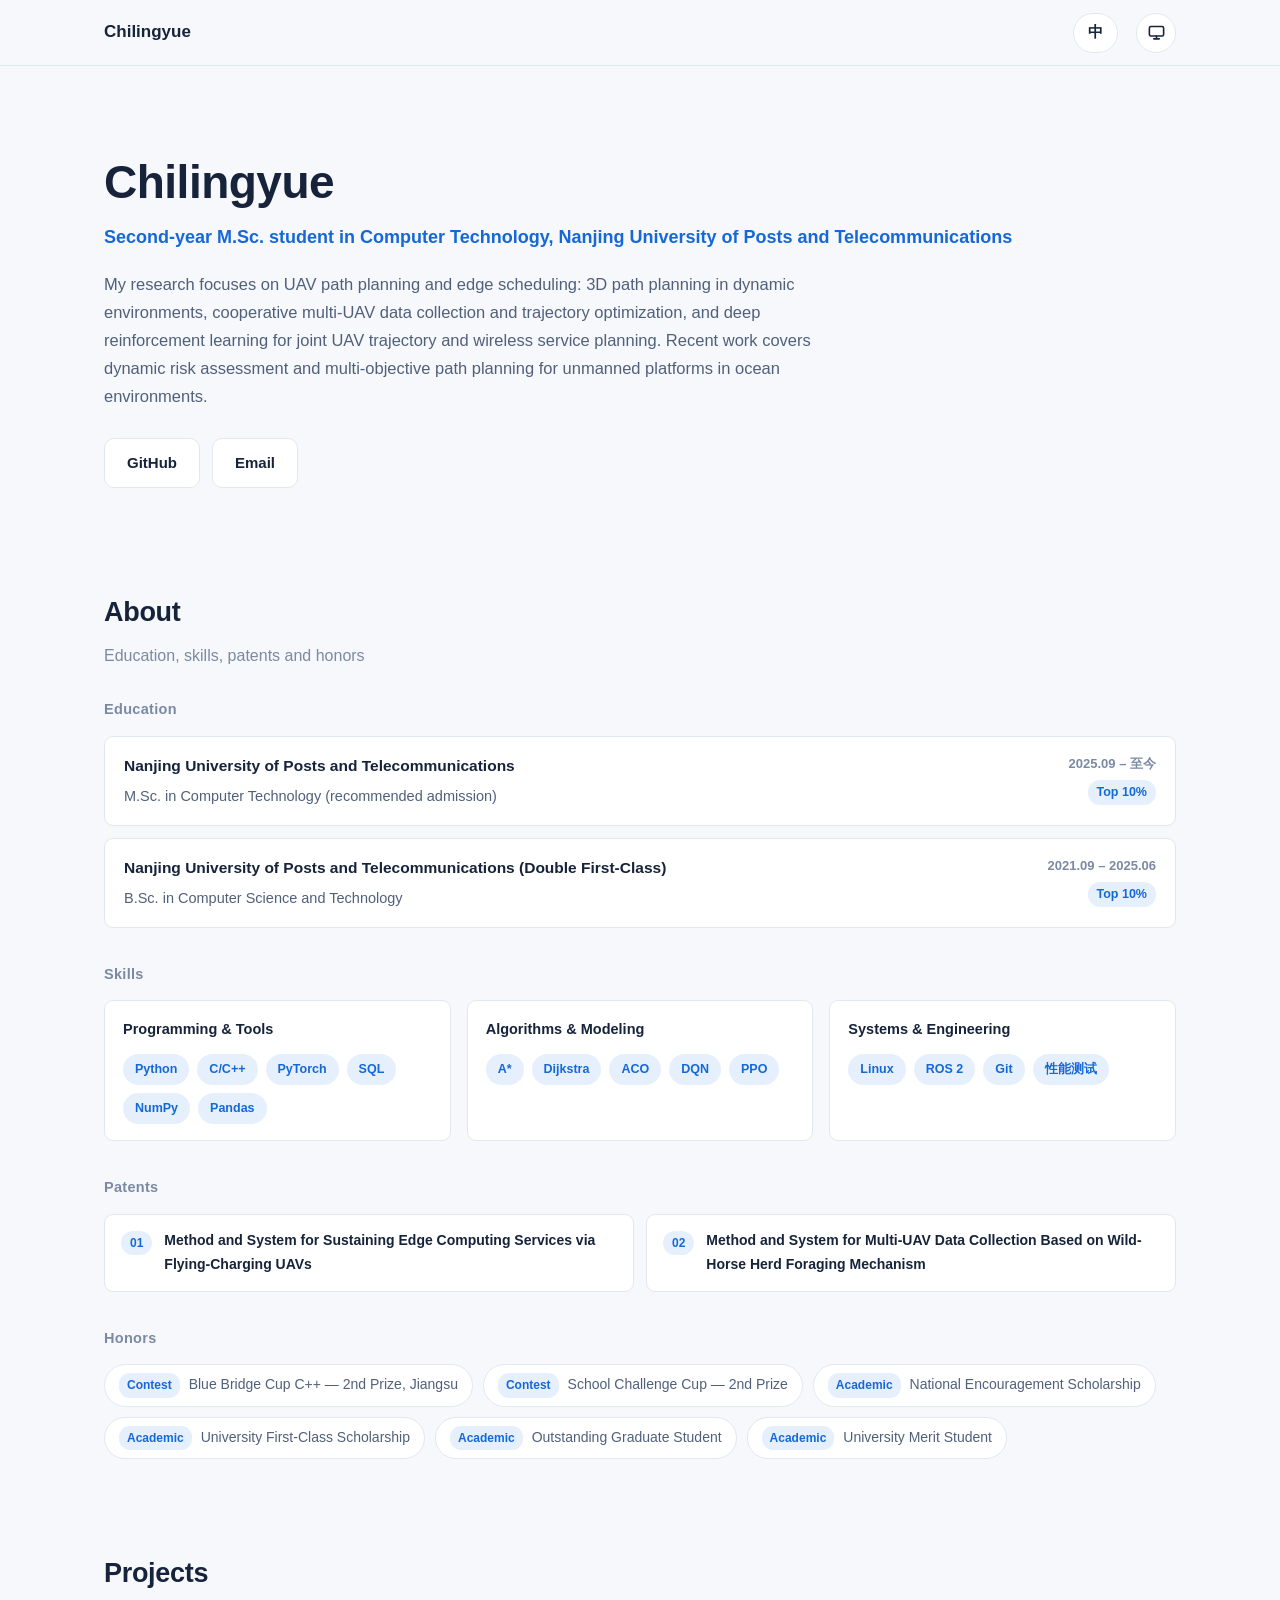
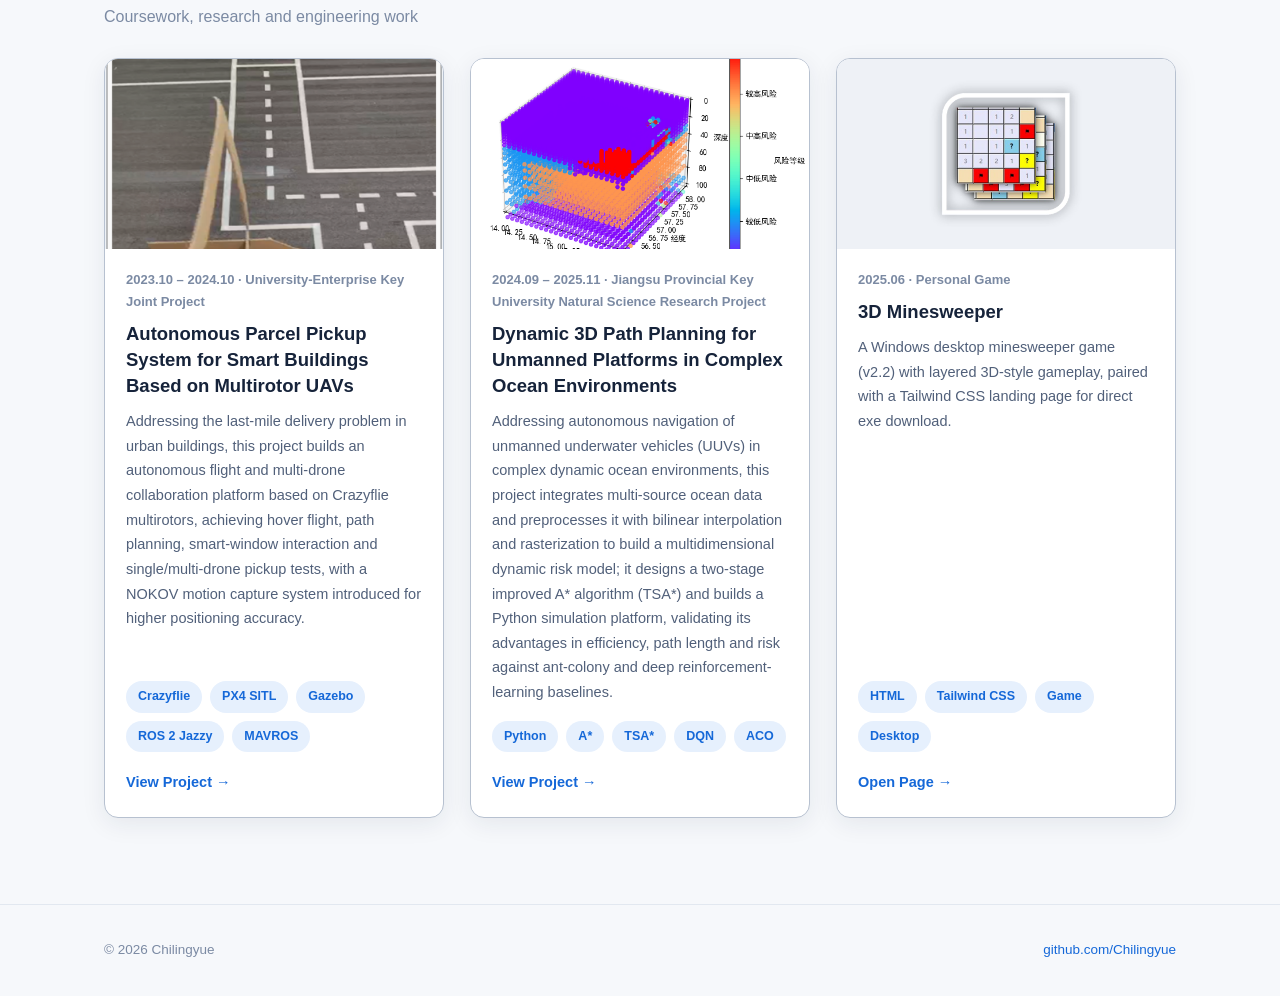
<file: index.html>
<!DOCTYPE html>
<html lang="zh-CN">
<head>
  <meta charset="UTF-8" />
  <meta name="viewport" content="width=device-width, initial-scale=1.0" />
  <title>Chilingyue · Portfolio</title>
  <meta
    name="description"
    content="池凌越的个人作品集：南京邮电大学计算机技术硕士在读，研究方向为无人机路径规划与边缘调度。Personal portfolio of Chilingyue — UAV path planning and edge scheduling."
  />
  <link rel="icon" type="image/svg+xml" href="assets/img/favicon.svg" />
  <link rel="stylesheet" href="assets/css/style.css?v=20261118-2" />
</head>
<body>
  <div id="app"></div>
  <script src="data/projects.js?v=20261118-2"></script>
  <script src="assets/js/main.js?v=20261118-2"></script>
</body>
</html>
</file>
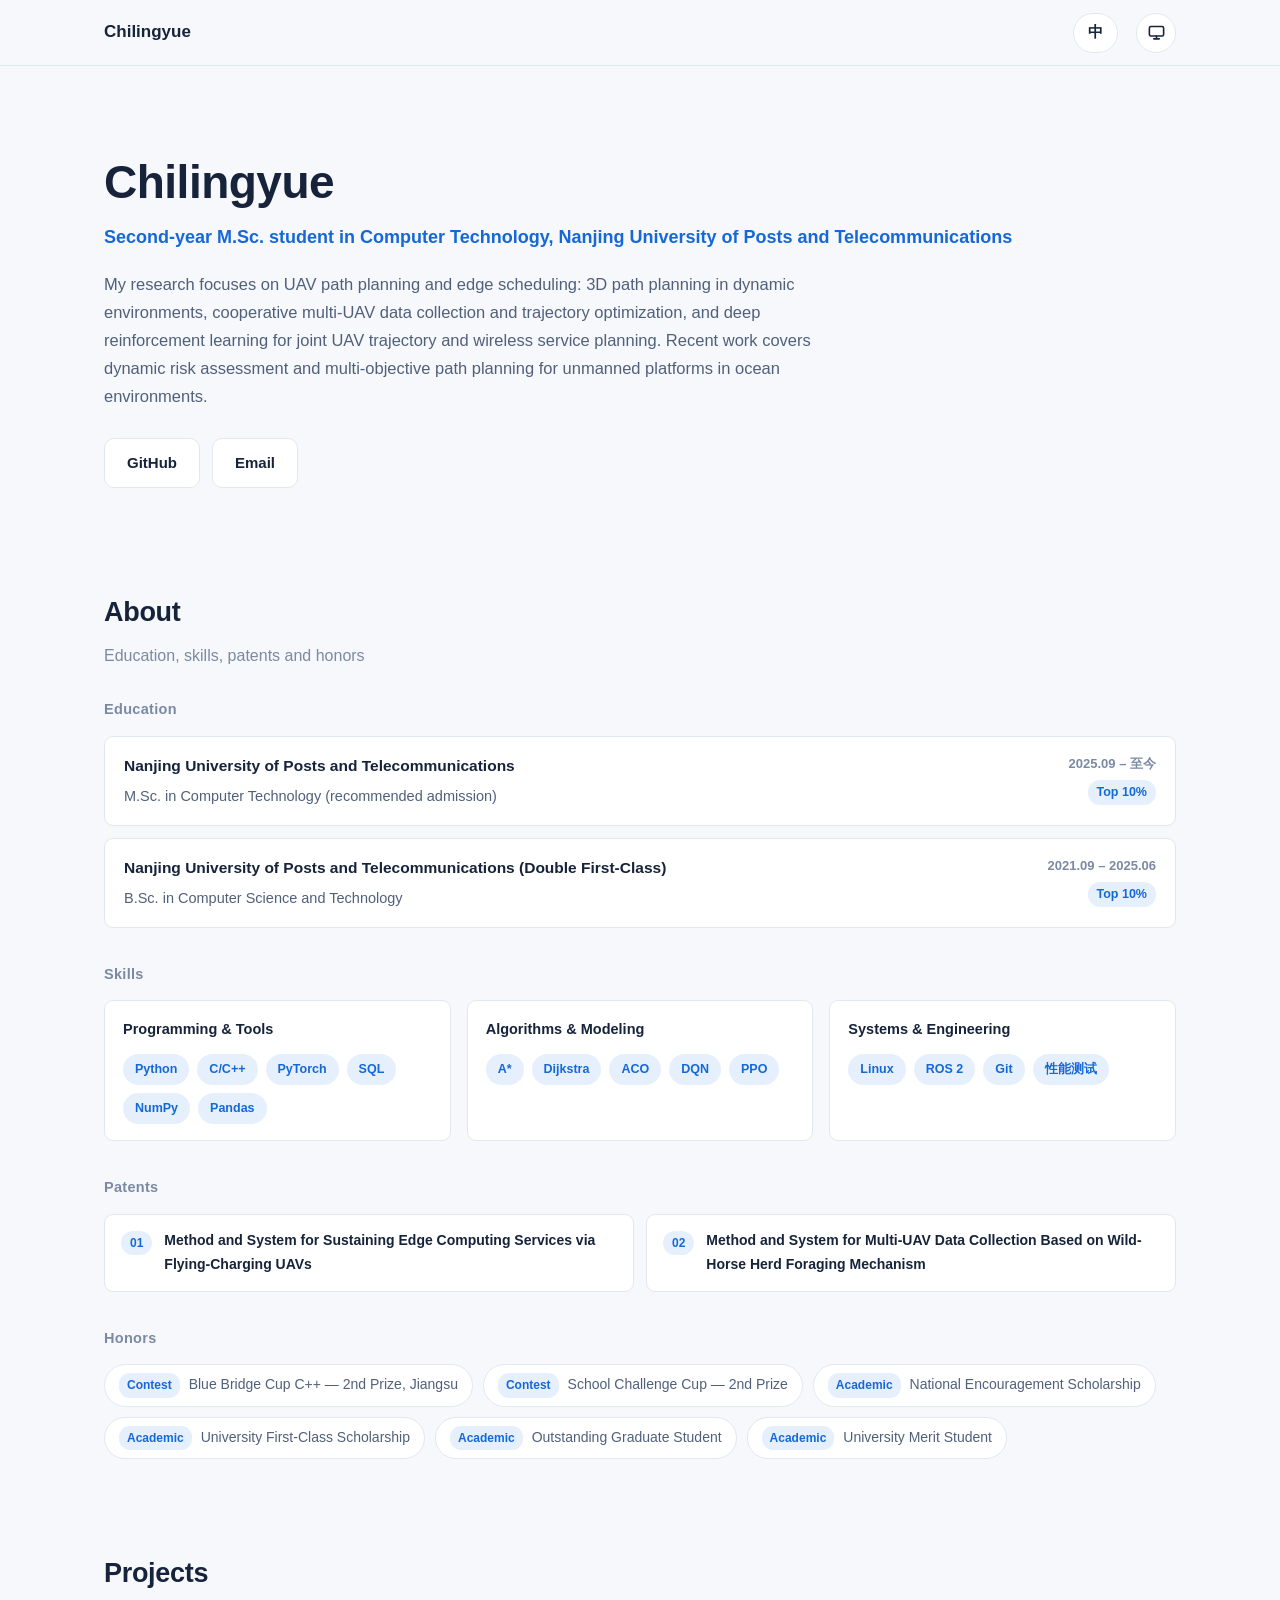
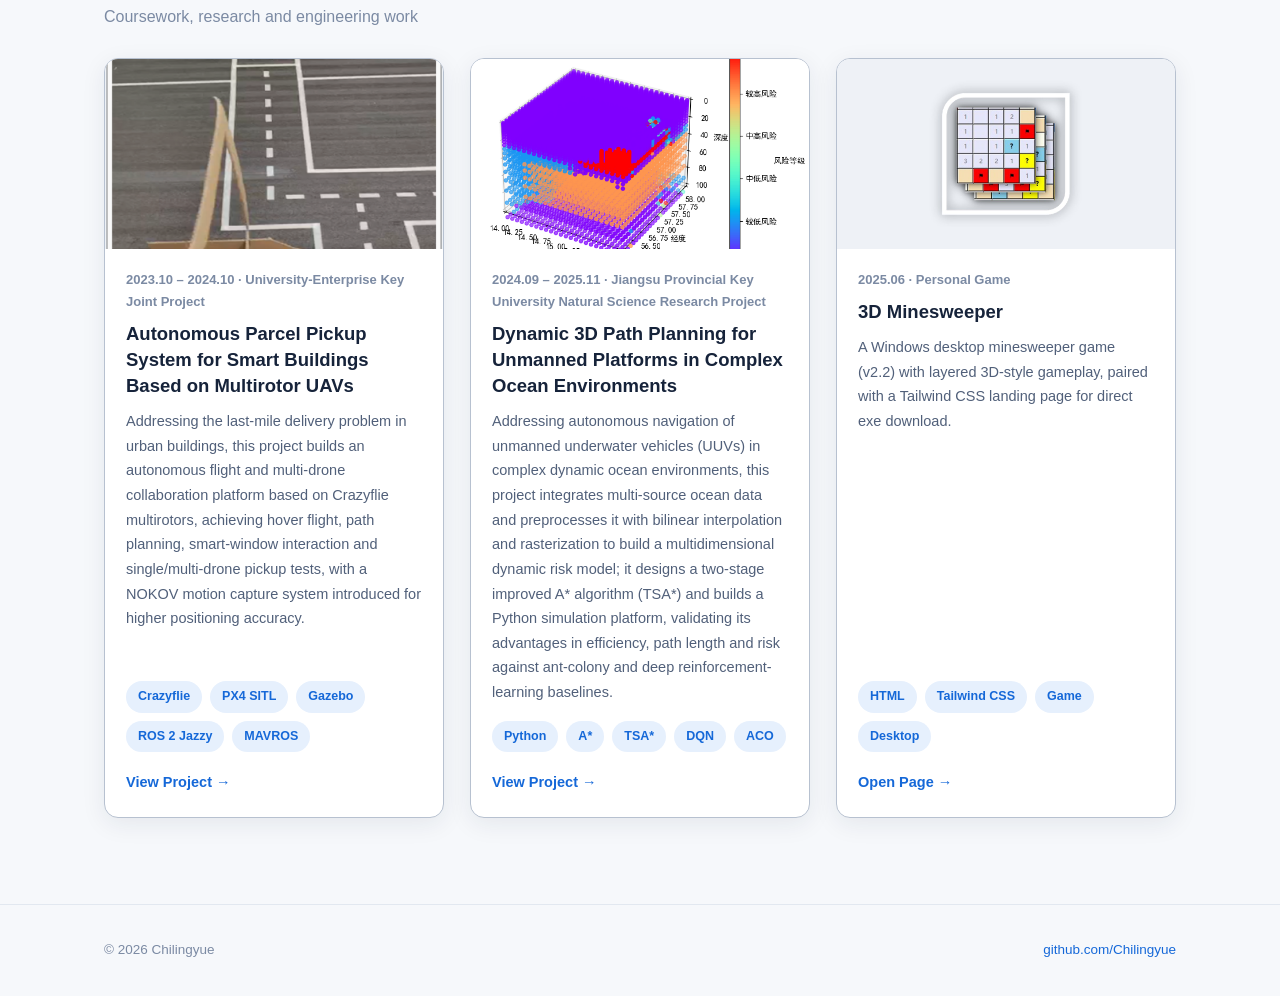
<file: project.html>
<!DOCTYPE html>
<html lang="zh-CN">
<head>
  <meta charset="UTF-8" />
  <meta name="viewport" content="width=device-width, initial-scale=1.0" />
  <title>Project · Chilingyue</title>
  <link rel="icon" type="image/svg+xml" href="assets/img/favicon.svg" />
  <link rel="stylesheet" href="assets/css/style.css?v=20261118-2" />
</head>
<body>
  <div id="app"></div>
  <script src="data/projects.js?v=20261118-2"></script>
  <script src="assets/js/main.js?v=20261118-2"></script>
</body>
</html>
</file>
<file: assets/css/style.css>
/* ============================================================
 * 个人作品集 · 样式表
 * 深浅色：默认跟随系统，[data-theme] 手动覆盖
 * ============================================================ */

/* ---------- 设计变量：浅色 ---------- */
:root {
  --bg: #f6f8fb;
  --bg-soft: #eef2f7;
  --card: #ffffff;
  --card-2: #f8fafc;
  --border: #e2e8f0;
  --text: #16233a;
  --text-2: #51607a;
  --text-3: #7b8aa3;
  --primary: #1568d8;
  --primary-soft: #e6f0fd;
  --primary-contrast: #ffffff;
  --accent: #0d9488;
  --shadow: 0 6px 24px rgba(22, 35, 58, 0.08);
  --shadow-lg: 0 18px 48px rgba(22, 35, 58, 0.16);
  --radius: 14px;
  --radius-sm: 9px;
  --maxw: 1120px;
  --nav-h: 66px;
}

/* ---------- 深色（跟随系统或手动）---------- */
@media (prefers-color-scheme: dark) {
  :root:not([data-theme="light"]) {
    --bg: #0c1118;
    --bg-soft: #111824;
    --card: #151d2a;
    --card-2: #1a2333;
    --border: #263141;
    --text: #e7edf5;
    --text-2: #a8b5c7;
    --text-3: #79869b;
    --primary: #5b9cf5;
    --primary-soft: #17243a;
    --primary-contrast: #0c1118;
    --accent: #2dd4bf;
    --shadow: 0 6px 24px rgba(0, 0, 0, 0.35);
    --shadow-lg: 0 18px 48px rgba(0, 0, 0, 0.5);
  }
}
[data-theme="dark"] {
  --bg: #0c1118;
  --bg-soft: #111824;
  --card: #151d2a;
  --card-2: #1a2333;
  --border: #263141;
  --text: #e7edf5;
  --text-2: #a8b5c7;
  --text-3: #79869b;
  --primary: #5b9cf5;
  --primary-soft: #17243a;
  --primary-contrast: #0c1118;
  --accent: #2dd4bf;
  --shadow: 0 6px 24px rgba(0, 0, 0, 0.35);
  --shadow-lg: 0 18px 48px rgba(0, 0, 0, 0.5);
}

/* ---------- 基础 ---------- */
* { box-sizing: border-box; margin: 0; padding: 0; }
html { scroll-behavior: smooth; }
body {
  font-family: -apple-system, BlinkMacSystemFont, "Segoe UI", "PingFang SC",
    "Hiragino Sans GB", "Microsoft YaHei", "Helvetica Neue", Arial, sans-serif;
  background: var(--bg);
  color: var(--text);
  line-height: 1.7;
  font-size: 16px;
  -webkit-font-smoothing: antialiased;
  transition: background 0.25s ease, color 0.25s ease;
}
img { max-width: 100%; display: block; }
a { color: var(--primary); text-decoration: none; }
button { font-family: inherit; cursor: pointer; }
.container { max-width: var(--maxw); margin: 0 auto; padding: 0 24px; }

/* ---------- 导航 ---------- */
.nav {
  position: sticky; top: 0; z-index: 100;
  height: var(--nav-h);
  background: color-mix(in srgb, var(--bg) 86%, transparent);
  backdrop-filter: blur(12px);
  border-bottom: 1px solid var(--border);
}
.nav-inner {
  max-width: var(--maxw); margin: 0 auto; padding: 0 24px;
  height: 100%; display: flex; align-items: center; gap: 18px;
}
.nav-brand { font-weight: 700; font-size: 17px; color: var(--text); }
.nav-spacer { flex: 1; }
.icon-btn {
  width: 40px; height: 40px; border-radius: 50%;
  border: 1px solid var(--border); background: var(--card);
  color: var(--text); display: inline-flex; align-items: center; justify-content: center;
  font-size: 15px; transition: transform 0.15s, border-color 0.15s;
}
.icon-btn:hover { transform: translateY(-1px); border-color: var(--primary); }
.icon-btn svg { width: 19px; height: 19px; }
.lang-btn { width: auto; padding: 0 14px; border-radius: 20px; font-weight: 600; }

/* ---------- 通用按钮 ---------- */
.btn {
  display: inline-flex; align-items: center; gap: 8px;
  padding: 11px 22px; border-radius: 10px;
  border: 1px solid transparent; font-weight: 600; font-size: 15px;
  transition: transform 0.15s, box-shadow 0.15s, background 0.15s;
}
.btn-primary { background: var(--primary); color: var(--primary-contrast); }
.btn-primary:hover { transform: translateY(-2px); box-shadow: var(--shadow); }
.btn-ghost { background: var(--card); border-color: var(--border); color: var(--text); }
.btn-ghost:hover { border-color: var(--primary); color: var(--primary); }

/* ---------- 标签 ---------- */
.tags { display: flex; flex-wrap: wrap; gap: 8px; }
.tag {
  font-size: 12.5px; font-weight: 600; padding: 4px 11px;
  border-radius: 20px; background: var(--primary-soft); color: var(--primary);
  border: 1px solid transparent;
}

/* ---------- 首页 Hero ---------- */
.hero { padding: 88px 0 56px; }
.hero h1 { font-size: clamp(30px, 5vw, 46px); line-height: 1.25; letter-spacing: -0.5px; }
.hero .role { color: var(--primary); font-weight: 600; font-size: 18px; margin-top: 10px; }
.hero .bio { color: var(--text-2); max-width: 720px; margin-top: 18px; font-size: 16.5px; }
.hero .contact-row { display: flex; flex-wrap: wrap; gap: 12px; margin-top: 28px; }

/* ---------- 板块标题 ---------- */
.section { padding: 46px 0; }
.section-head { margin-bottom: 28px; }
.section-head h2 { font-size: 27px; letter-spacing: -0.3px; }
.section-head p { color: var(--text-3); margin-top: 6px; }

/* ---------- 探索历程 ---------- */
.journey-list { display: grid; gap: 16px; }
.journey-item {
  padding: 20px 24px; background: var(--card); border: 1px solid var(--border);
  border-left: 3px solid var(--primary); border-radius: var(--radius-sm);
}
.journey-phase {
  display: inline-block; font-weight: 700; font-size: 13.5px; color: var(--primary);
  background: var(--primary-soft); padding: 3px 13px; border-radius: 14px; margin-bottom: 14px;
}
.journey-points { list-style: none; display: grid; gap: 11px; }
.journey-points li {
  position: relative; padding-left: 20px;
  color: var(--text-2); font-size: 15px; line-height: 1.8;
}
.journey-points li::before {
  content: ""; position: absolute; left: 2px; top: 12px;
  width: 7px; height: 7px; border-radius: 50%; background: var(--primary); opacity: 0.5;
}
.journey-points li strong { color: var(--text); font-weight: 700; }

/* ---------- 关于我：教育 / 技术栈 / 荣誉 ---------- */
.about-block + .about-block { margin-top: 34px; }
.about-title { font-size: 14.5px; font-weight: 700; letter-spacing: 0.3px; color: var(--text-3); margin-bottom: 14px; }
.edu-list { display: grid; gap: 12px; }
.edu-item {
  display: flex; align-items: flex-start; justify-content: space-between; gap: 18px; flex-wrap: wrap;
  padding: 16px 19px; background: var(--card); border: 1px solid var(--border); border-radius: var(--radius-sm);
}
.edu-school { font-weight: 700; font-size: 15.5px; color: var(--text); }
.edu-degree { color: var(--text-2); font-size: 14.5px; margin-top: 5px; }
.edu-side { display: grid; gap: 5px; justify-items: end; }
.edu-period { font-size: 13px; font-weight: 600; color: var(--text-3); }
.edu-note {
  font-size: 12.5px; font-weight: 700; color: var(--primary);
  background: var(--primary-soft); padding: 2px 9px; border-radius: 12px;
}
.skill-groups { display: grid; grid-template-columns: repeat(auto-fit, minmax(250px, 1fr)); gap: 16px; }
.skill-group { padding: 16px 18px; background: var(--card); border: 1px solid var(--border); border-radius: var(--radius-sm); }
.skill-label { font-weight: 700; font-size: 14.5px; color: var(--text); margin-bottom: 12px; }
.award-chips { display: flex; flex-wrap: wrap; gap: 10px; }
.award-chip {
  display: inline-flex; align-items: center; gap: 9px; padding: 8px 14px;
  background: var(--card); border: 1px solid var(--border); border-radius: 22px;
  font-size: 14px; color: var(--text-2);
}
.award-cat {
  font-size: 12px; font-weight: 700; color: var(--primary);
  background: var(--primary-soft); padding: 2px 8px; border-radius: 11px;
}

/* ---------- 关于我：专利 ---------- */
.patent-list { display: grid; grid-template-columns: repeat(auto-fit, minmax(320px, 1fr)); gap: 12px; }
.patent-item {
  display: flex; align-items: flex-start; gap: 12px; padding: 14px 16px;
  background: var(--card); border: 1px solid var(--border); border-radius: var(--radius-sm);
}
.patent-no {
  flex: none; margin-top: 2px;
  font-size: 12px; font-weight: 700; color: var(--primary);
  background: var(--primary-soft); border-radius: 999px; padding: 2px 9px;
}
.patent-title {
  flex: 1 1 auto; min-width: 0;
  font-size: 14px; line-height: 1.7; color: var(--text); font-weight: 600;
  overflow-wrap: anywhere;
}

/* ---------- 项目卡片网格 ---------- */
.project-grid { display: grid; grid-template-columns: repeat(auto-fill, minmax(320px, 1fr)); gap: 26px; }
.project-card {
  background: var(--card);
  border: 1px solid color-mix(in srgb, var(--text-3) 42%, var(--border));
  border-radius: var(--radius); overflow: hidden;
  display: flex; flex-direction: column;
  box-shadow: var(--shadow);
  transition: transform 0.2s, box-shadow 0.2s, border-color 0.2s;
}
.project-card:hover { transform: translateY(-5px); box-shadow: var(--shadow-lg); border-color: var(--primary); }
.project-cover { aspect-ratio: 16 / 9; overflow: hidden; background: var(--bg-soft); }
.project-cover img { width: 100%; height: 100%; object-fit: cover; transition: transform 0.35s; }
.project-card:hover .project-cover img { transform: scale(1.05); }
.project-body { padding: 20px 21px 22px; display: flex; flex-direction: column; flex: 1; }
.project-period { font-size: 13px; color: var(--text-3); font-weight: 600; }
.project-body h3 { font-size: 18.5px; margin: 8px 0 10px; line-height: 1.4; color: var(--text); }
.project-body .card-summary { color: var(--text-2); font-size: 14.5px; flex: 1; }
.project-body .tags { margin: 16px 0 18px; }
.card-more { font-weight: 700; font-size: 14.5px; display: inline-flex; align-items: center; gap: 6px; }
.card-more:hover { gap: 10px; }

/* ---------- 详情页 Hero ---------- */
.detail-hero { position: relative; overflow: hidden; padding: 64px 0 40px; border-bottom: 1px solid var(--border); background: var(--bg-soft); }
.detail-hero .container { position: relative; z-index: 1; }
.hero-bg { position: absolute; inset: 0; z-index: 0; pointer-events: none; }
.hero-bg img { width: 100%; height: 100%; object-fit: cover; object-position: right center; }
.hero-bg-mask {
  position: absolute; inset: 0;
  background: linear-gradient(90deg, var(--bg-soft) 22%, color-mix(in srgb, var(--bg-soft) 45%, transparent) 100%);
}
.detail-hero .back { font-weight: 600; font-size: 14.5px; display: inline-flex; gap: 7px; margin-bottom: 26px; }
.detail-hero h1 { font-size: clamp(26px, 4vw, 38px); line-height: 1.3; letter-spacing: -0.4px; max-width: 900px; }
.detail-hero .subtitle { color: var(--primary); font-weight: 600; margin-top: 12px; font-size: 16.5px; }
.detail-meta { display: flex; flex-wrap: wrap; gap: 14px; align-items: center; margin-top: 18px; color: var(--text-2); font-size: 14.5px; }
.detail-meta .period-pill { background: var(--card); border: 1px solid var(--border); padding: 5px 13px; border-radius: 20px; font-weight: 600; }
.detail-hero .tags { margin-top: 20px; }

/* ---------- 指标条 ---------- */
.metric-row { display: grid; grid-template-columns: repeat(auto-fit, minmax(220px, 1fr)); gap: 18px; }
.metric {
  background: var(--card); border: 1px solid var(--border); border-radius: var(--radius);
  padding: 26px 24px; text-align: center;
}
.metric .value { font-size: 38px; font-weight: 800; color: var(--primary); letter-spacing: -1px; line-height: 1.1; }
.metric .label { color: var(--text-2); font-size: 14px; margin-top: 8px; }

/* ---------- 内容排版 ---------- */
.prose { color: var(--text-2); max-width: 860px; }
.prose p { margin-bottom: 14px; }

/* 项目背景：三段卡片（需求侧 / 现有不足 / 项目切入） */
.bg-grid { display: grid; grid-template-columns: repeat(3, 1fr); gap: 16px; }
.bg-card {
  background: var(--card); border: 1px solid var(--border); border-radius: var(--radius-sm);
  padding: 20px 22px; border-top: 2px solid color-mix(in srgb, var(--primary) 45%, var(--border));
}
.bg-label {
  display: inline-block; font-size: 12.5px; font-weight: 700; letter-spacing: .3px;
  color: var(--primary); background: var(--primary-soft);
  padding: 3px 12px; border-radius: 12px; margin-bottom: 11px;
}
.bg-points { list-style: none; display: grid; gap: 8px; }
.bg-points li {
  position: relative; padding-left: 16px;
  color: var(--text-2); font-size: 14px; line-height: 1.7;
}
.bg-points li::before {
  content: ""; position: absolute; left: 2px; top: .62em;
  width: 6px; height: 6px; border-radius: 50%;
  background: color-mix(in srgb, var(--primary) 55%, var(--border));
}
.list-card { list-style: none; display: grid; gap: 12px; max-width: 860px; }
.list-card li {
  background: var(--card); border: 1px solid var(--border); border-radius: var(--radius-sm);
  padding: 14px 18px; color: var(--text-2); display: flex; gap: 12px;
}
.list-card li::before {
  content: ""; flex: 0 0 8px; width: 8px; height: 8px; border-radius: 50%;
  background: var(--primary); margin-top: 10px;
}

/* ---------- 工作流程 ---------- */
/* 工作流程：大波浪时间线（奇数步内容在上、偶数步在下，节点骑在波上，末端箭头） */
.flow-wrap { position: relative; }
.flow-wave {
  position: absolute; left: 0; right: 0; top: 100px; height: 96px;
  color: var(--primary); pointer-events: none;
}
.flow-wave svg { display: block; width: 100%; height: 100%; }
.flow-grid {
  position: relative;
  display: grid; grid-template-columns: repeat(5, 1fr);
  grid-template-rows: 100px 96px 100px;
}
.flow-item {
  position: relative; grid-row: 1 / span 3;
  display: grid; grid-template-rows: 100px 96px 100px;
}
.flow-item .flow-body { text-align: center; padding: 0 8px; }
.flow-item.up .flow-body { grid-row: 1; align-self: end; padding-bottom: 6px; }
.flow-item.down .flow-body { grid-row: 3; align-self: start; padding-top: 6px; }
.flow-item .num {
  position: absolute; left: 50%; transform: translate(-50%, -50%);
  width: 27px; height: 27px; border-radius: 50%; background: var(--primary);
  color: var(--primary-contrast); font-weight: 800; font-size: 14px;
  display: flex; align-items: center; justify-content: center;
  box-shadow: 0 0 0 5px var(--bg);
}
.flow-item.up .num { top: 121px; }   /* 波峰：100 + 21 */
.flow-item.down .num { top: 175px; } /* 波谷：100 + 75 */
.flow-item h4 { font-size: 15.5px; }
.flow-item p { color: var(--text-2); font-size: 13px; margin-top: 6px; line-height: 1.6; }

/* ---------- 贡献 ---------- */
.contrib-list { display: grid; gap: 16px; }
.contrib-item {
  background: var(--card); border: 1px solid var(--border); border-left: 4px solid var(--accent);
  border-radius: var(--radius-sm); padding: 18px 22px; color: var(--text-2);
}

/* ---------- 画廊 ---------- */
.gallery-group { margin-bottom: 38px; }
.gallery-group > h3 { font-size: 18px; margin-bottom: 16px; display: flex; align-items: center; gap: 10px; }
.gallery-group > h3::before { content: ""; width: 5px; height: 20px; border-radius: 3px; background: var(--primary); }
.gallery-grid { display: grid; grid-template-columns: repeat(auto-fit, minmax(240px, 1fr)); gap: 14px; }
/* 固定列数：cols-2 / cols-3 用于结果对比矩阵，pair-rows 用于「二维+三维」成对行 */
.gallery-grid.cols-2 { grid-template-columns: repeat(2, minmax(0, 1fr)); }
.gallery-grid.cols-3 { grid-template-columns: repeat(3, minmax(0, 1fr)); }
/* 左宽右窄，让二维宽图与三维方图渲染出同一高度 */
.gallery-grid.pair-rows { grid-template-columns: 1.85fr 1fr; }
/* even：平台截图等尺寸不一的图，统一框高，保证四张卡对齐 */
.gallery-grid.cols-2.even .thumb-wrap { height: 330px; background: var(--card-2); }
.gallery-grid.cols-2.even .gallery-cell img { height: 100%; object-fit: contain; }
.gallery-grid[class*="cols-"] { align-items: start; }
.gallery-grid[class*="cols-"] .thumb-wrap { aspect-ratio: auto; background: transparent; }
.gallery-grid[class*="cols-"] .gallery-cell img { height: auto; object-fit: contain; }
.gallery-cell {
  border-radius: var(--radius-sm); overflow: hidden; border: 1px solid var(--border);
  background: var(--card); cursor: zoom-in;
}
.gallery-cell .thumb-wrap { aspect-ratio: 16 / 10; overflow: hidden; background: var(--bg-soft); }
.gallery-cell img { width: 100%; height: 100%; object-fit: contain; transition: transform 0.3s; }
.gallery-cell:hover img { transform: scale(1.06); }
@media (max-width: 1040px) {
  .gallery-grid.cols-3 { grid-template-columns: repeat(2, minmax(0, 1fr)); }
}
@media (max-width: 520px) {
  .gallery-grid.cols-2,
  .gallery-grid.cols-3 { grid-template-columns: minmax(0, 1fr); }
}
.gallery-cell figcaption { padding: 9px 12px; font-size: 13px; color: var(--text-2); }

/* ---------- 灯箱 ---------- */
.lightbox {
  position: fixed; inset: 0; z-index: 1000;
  background: rgba(6, 10, 16, 0.88);
  display: none; align-items: center; justify-content: center; padding: 40px;
}
.lightbox.open { display: flex; }
.lightbox img { max-width: 92vw; max-height: 82vh; border-radius: 8px; box-shadow: var(--shadow-lg); }
.lightbox .lb-caption { position: absolute; bottom: 26px; left: 0; right: 0; text-align: center; color: #dbe5f0; font-size: 14.5px; }
.lightbox .lb-close {
  position: absolute; top: 22px; right: 26px;
  width: 44px; height: 44px; border-radius: 50%; border: none;
  background: rgba(255, 255, 255, 0.12); color: #fff; font-size: 20px;
}
.lightbox .lb-nav {
  position: absolute; top: 50%; transform: translateY(-50%);
  width: 48px; height: 48px; border-radius: 50%; border: none;
  background: rgba(255, 255, 255, 0.12); color: #fff; font-size: 20px;
}
.lightbox .lb-prev { left: 24px; }
.lightbox .lb-next { right: 24px; }

/* ---------- 视频 ---------- */
.video-grid { display: grid; grid-template-columns: repeat(auto-fit, minmax(300px, 1fr)); gap: 22px; }
.video-card { background: var(--card); border: 1px solid var(--border); border-radius: var(--radius); overflow: hidden; }
.video-card video { width: 100%; aspect-ratio: 16 / 9; background: #000; }
.video-info { padding: 15px 18px 18px; }
.video-info h4 { font-size: 16px; display: flex; justify-content: space-between; gap: 10px; }
.video-info .dur { color: var(--text-3); font-size: 13px; font-weight: 600; white-space: nowrap; }
.video-info p { color: var(--text-2); font-size: 13.5px; margin-top: 6px; }

/* ---------- 文档卡片 ---------- */
.doc-grid { display: grid; grid-template-columns: repeat(auto-fit, minmax(280px, 1fr)); gap: 18px; }
.doc-card {
  background: var(--card); border: 1px solid var(--border); border-radius: var(--radius);
  padding: 21px 22px; display: flex; flex-direction: column; gap: 10px;
}
.doc-card h4 { font-size: 16.5px; }
.doc-card .note { color: var(--text-2); font-size: 13.5px; flex: 1; }
.doc-actions { display: flex; gap: 10px; flex-wrap: wrap; }
.doc-actions .btn { padding: 8px 16px; font-size: 13.5px; }

/* ---------- 问题卡片 ---------- */
.issue-list { display: grid; gap: 22px; }
.issue-card {
  background: var(--card); border: 1px solid var(--border); border-radius: var(--radius);
  overflow: hidden;
}
.issue-card .issue-img-wrap { background: var(--bg-soft); border-bottom: 1px solid var(--border); }
.issue-card img { width: 100%; max-height: 420px; object-fit: contain; cursor: zoom-in; }
.issue-body { padding: 20px 23px 23px; }
.issue-body h4 { font-size: 17px; }
.issue-row { display: flex; gap: 10px; margin-top: 12px; font-size: 14.5px; color: var(--text-2); }
.issue-row .k {
  flex: 0 0 auto; font-weight: 700; font-size: 12.5px; padding: 3px 10px;
  border-radius: 6px; height: fit-content; margin-top: 2px;
}
.issue-row .k-sym { background: #fdecec; color: #d94848; }
.issue-row .k-sol { background: var(--primary-soft); color: var(--primary); }
[data-theme="dark"] .k-sym { background: #3a1d22; color: #f08a8a; }
.issue-links { margin-top: 12px; display: flex; flex-direction: column; gap: 6px; font-size: 13.5px; word-break: break-all; }

/* ---------- 页脚 ---------- */
.footer { border-top: 1px solid var(--border); padding: 34px 0; margin-top: 40px; color: var(--text-3); font-size: 13.5px; }
.footer-inner { display: flex; justify-content: space-between; flex-wrap: wrap; gap: 10px; }

/* ---------- 滚动进入动画 ---------- */
.reveal { opacity: 0; transform: translateY(22px); transition: opacity 0.6s ease, transform 0.6s ease; }
.reveal.visible { opacity: 1; transform: none; }

/* ---------- 侧边滚动目录（按设备能力：带鼠标的电脑显示，触屏移动设备隐藏）---------- */
.toc { display: none; }
.toc-target { scroll-margin-top: 84px; }
@media (hover: hover) and (pointer: fine) {
  .toc {
    display: block;
    position: fixed;
    top: 50%;
    transform: translateY(-50%);
    /* 贴在内容区左外侧，屏幕较窄时退回屏幕左边 12px，保证不超出、不重叠 */
    left: max(12px, calc(50% - 710px));
    width: 140px;
    padding: 16px 12px;
    max-height: calc(100vh - 40px);
    overflow: hidden;
    z-index: 90;
  }
  /* 目录与正文之间的渐隐分隔线（位于目录内部右边缘，随盒子上下延伸）*/
  .toc::after {
    content: "";
    position: absolute;
    top: 0;
    right: 0;
    width: 1px;
    height: 100%;
    pointer-events: none;
    background: linear-gradient(
      to bottom,
      transparent 0%,
      color-mix(in srgb, var(--text-3) 60%, var(--border)) 4%,
      color-mix(in srgb, var(--text-3) 60%, var(--border)) 96%,
      transparent 100%
    );
  }
}
.toc-list { list-style: none; display: flex; flex-direction: column; gap: 2px; }
.toc-link {
  display: block;
  padding: 6px 10px;
  font-size: 13px;
  line-height: 1.4;
  color: var(--text-3);
  border-left: 2px solid var(--border);
  transition: color 0.15s, border-color 0.15s;
}
.toc-link:hover { color: var(--text); }
.toc-link.active {
  color: var(--primary);
  border-left-color: var(--primary);
  font-weight: 600;
}
/* 侧边目录可见时主内容让位缩窄，避免与目录重叠 */
@media (hover: hover) and (pointer: fine) {
  body:has(.toc) .container { max-width: min(1092px, calc(100vw - 352px)); }
}
/* 窗口很窄时（含桌面缩小窗口）直接收起目录，避免挤占正文 */
@media (max-width: 700px) {
  .toc { display: none !important; }
  body:has(.toc) .container { max-width: min(1092px, calc(100vw - 48px)); }
}

/* ---------- 响应式 ---------- */
@media (max-width: 760px) {
  .container, .nav-inner { padding-left: 18px; padding-right: 18px; }
  .hero { padding: 56px 0 36px; }
  .section { padding: 34px 0; }
  .project-grid { grid-template-columns: 1fr; }
  .lightbox { padding: 18px; }
  .lightbox .lb-nav { width: 40px; height: 40px; }
  .footer-inner { flex-direction: column; }
  .edu-item { flex-direction: column; gap: 10px; }
  .edu-side { justify-items: start; grid-auto-flow: column; align-items: center; gap: 10px; }
}

/* 中窄屏与移动端：波浪线退化为纵向时间线（≤999px） */
@media (max-width: 999px) {
  .flow-wave { display: none; }
  .flow-grid { grid-template-columns: 1fr; grid-template-rows: none; gap: 12px; }
  .flow-grid::before {
    content: ""; position: absolute; left: 26px; top: 4%; bottom: 4%; width: 2px; height: auto;
    border-radius: 1px;
    background: linear-gradient(180deg, var(--primary-soft), color-mix(in srgb, var(--primary) 45%, var(--primary-soft)), var(--primary-soft));
  }
  .flow-item {
    display: block; text-align: left; padding: 16px 18px 16px 62px;
    background: var(--card); border: 1px solid var(--border); border-radius: var(--radius-sm);
  }
  .flow-spacer { display: none; }
  .flow-item .flow-body { padding: 0; }
  .flow-item.up .flow-body, .flow-item.down .flow-body { margin: 0; }
  .flow-item .num { left: 13px; top: 50%; transform: translateY(-50%); }
  .bg-grid { grid-template-columns: 1fr; gap: 12px; }
}

/* ============================================================
 * 海洋项目：配图网格 / 数据管线 / 算法对比 / 算法设计
 * ============================================================ */

/* ---------- 小节标题（图组前的小标签） ---------- */
.block-sub {
  font-size: 14px;
  color: var(--text-2);
  display: flex;
  align-items: center;
  gap: 8px;
  margin: 4px 0 2px;
}
.block-sub::before {
  content: "";
  width: 4px;
  height: 14px;
  border-radius: 2px;
  background: var(--primary);
}

/* ---------- 通用配图卡（点击灯箱） ---------- */
.fig-card {
  margin: 0;
  background: var(--card);
  border: 1px solid var(--border);
  border-radius: var(--radius-sm);
  padding: 10px;
  cursor: zoom-in;
  transition: transform 0.22s ease, box-shadow 0.22s ease, border-color 0.22s ease;
}
.fig-card:hover {
  transform: translateY(-3px);
  box-shadow: var(--shadow);
  border-color: var(--primary);
}
.fig-card img {
  display: block;
  width: 100%;
  height: auto;
  max-height: 520px;
  object-fit: contain;
  background: var(--card-2);
  border-radius: 6px;
}
.fig-card figcaption {
  margin-top: 10px;
  font-size: 13px;
  color: var(--text-3);
  text-align: center;
}

/* ---------- 技术路线：五层结构 + 总体路线图 ---------- */
.roadmap-wrap { display: flex; flex-direction: column; gap: 18px; }
.rm-body {
  display: grid;
  grid-template-columns: minmax(0, 0.92fr) minmax(0, 1.08fr);
  gap: 24px;
  align-items: stretch;
  background: var(--bg-soft);
  border: 1px solid var(--border);
  border-radius: var(--radius);
  padding: 20px 22px;
}
.rm-layers {
  list-style: none;
  display: flex;
  flex-direction: column;
  gap: 10px;
}
.rm-layer {
  flex: 1;
  display: flex;
  align-items: center;
  gap: 12px;
  padding: 12px 14px;
  background: var(--card);
  border: 1px solid var(--border);
  border-radius: var(--radius-sm);
  transition: border-color 0.22s ease, transform 0.22s ease;
}
.rm-layer:hover { border-color: var(--primary); transform: translateX(2px); }
.rm-no {
  flex: none;
  width: 26px;
  height: 26px;
  border-radius: 50%;
  display: inline-flex;
  align-items: center;
  justify-content: center;
  font-size: 11px;
  font-weight: 700;
  color: #fff;
  background: color-mix(in srgb, var(--primary) 78%, var(--accent));
}
.rm-text { min-width: 0; }
.rm-text h4 { font-size: 14.5px; margin-bottom: 4px; color: var(--text); }
.rm-text p { font-size: 12.5px; line-height: 1.6; color: var(--text-2); }
.rm-link {
  margin-left: auto;
  flex: none;
  font-size: 12px;
  font-weight: 600;
  color: var(--primary);
  text-decoration: none;
  border-bottom: 1px dashed color-mix(in srgb, var(--primary) 45%, transparent);
  padding-bottom: 1px;
}
.rm-fig { background: var(--card); align-self: center; }
.rm-fig img { width: 100%; max-height: 560px; object-fit: contain; }

/* ---------- 数据处理管线：5 步纵向导轨 ---------- */
.pipeline-wrap { display: flex; flex-direction: column; gap: 22px; }
.pipe-flow { display: flex; flex-direction: column; gap: 18px; }
.pipe-row {
  display: grid;
  grid-template-columns: 46px minmax(0, 1fr);
  gap: 14px;
  align-items: stretch;
}
.pipe-rail {
  position: relative;
  display: flex;
  justify-content: center;
  padding-top: 2px;
}
.pipe-rail::before {
  content: "";
  position: absolute;
  top: 34px;
  bottom: -20px;
  width: 2px;
  background: linear-gradient(
    color-mix(in srgb, var(--primary) 26%, transparent),
    var(--border)
  );
}
.pipe-row:last-child .pipe-rail::before { display: none; }
.pipe-no {
  position: relative;
  z-index: 1;
  width: 30px;
  height: 30px;
  border-radius: 50%;
  display: inline-flex;
  align-items: center;
  justify-content: center;
  font-size: 12.5px;
  font-weight: 700;
  color: var(--primary);
  background: var(--card);
  border: 2px solid color-mix(in srgb, var(--primary) 45%, var(--border));
}
.pipe-card {
  background: var(--card);
  border: 1px solid var(--border);
  border-radius: var(--radius-sm);
  padding: 16px 18px 18px;
}
.pipe-head {
  display: flex;
  align-items: baseline;
  gap: 12px;
  flex-wrap: wrap;
  margin-bottom: 10px;
}
.pipe-head h4 { font-size: 16px; color: var(--text); }
.pipe-desc { font-size: 13px; color: var(--text-3); }
.pipe-io {
  display: block;
  font-size: 12.5px;
  line-height: 1.65;
  color: var(--primary);
  background: var(--primary-soft);
  border: 1px dashed color-mix(in srgb, var(--primary) 30%, transparent);
  border-radius: 8px;
  padding: 7px 12px;
  margin-bottom: 12px;
}
.pipe-note {
  font-size: 13.5px;
  line-height: 1.8;
  color: var(--text-2);
  max-width: 86ch;
}
.pipe-body {
  display: grid;
  grid-template-columns: minmax(0, 1fr) minmax(0, 1fr);
  gap: 22px;
  align-items: center;
}
.pipe-body.stack { grid-template-columns: minmax(0, 1fr); }
.pipe-figs { display: grid; grid-template-columns: minmax(0, 1fr); gap: 14px; }
.pipe-figs.count-2 { grid-template-columns: repeat(2, minmax(0, 1fr)); }
.pipe-fig { background: var(--bg-soft); }
.pipe-fig img { width: 100%; height: 230px; object-fit: contain; }

/* ---------- 路径结果矩阵：行 = 算法，列 = 二维 / 三维 ---------- */
.path-matrix { display: flex; flex-direction: column; gap: 12px; }
.pm-head,
.pm-row {
  display: grid;
  grid-template-columns: 108px minmax(0, 1.85fr) minmax(0, 1fr);
  gap: 12px;
}
.pm-head {
  font-size: 12.5px;
  font-weight: 700;
  letter-spacing: 0.04em;
  color: var(--text-3);
  padding: 0 2px;
}
.pm-head span:not(.pm-corner) { text-align: center; }
.pm-row { align-items: center; }
.pm-name { font-size: 13.5px; line-height: 1.5; color: var(--text-2); }
.pm-row.is-best .pm-name { color: var(--primary); font-weight: 700; }
.pm-fig { background: var(--bg-soft); }
.pm-fig img { width: 100%; height: 270px; object-fit: contain; }
.pm-fig figcaption { font-size: 12px; }

/* ---------- 算法对比条形图 ---------- */
.comparison-wrap { display: flex; flex-direction: column; gap: 14px; }
.cmp-groups { display: grid; grid-template-columns: repeat(2, minmax(0, 1fr)); gap: 14px; }
.cmp-group {
  background: var(--card);
  border: 1px solid var(--border);
  border-radius: var(--radius-sm);
  padding: 16px 18px 18px;
}
.cmp-note {
  font-size: 13px;
  line-height: 1.6;
  color: var(--text-3);
  background: var(--primary-soft);
  border: 1px solid color-mix(in srgb, var(--primary) 22%, transparent);
  border-radius: var(--radius-sm);
  padding: 10px 14px;
}
.cmp-dim {
  font-size: 14px;
  font-weight: 700;
  color: var(--text);
  margin-bottom: 12px;
}
.cmp-row {
  display: flex;
  align-items: center;
  gap: 14px;
  margin-bottom: 10px;
}
.cmp-row:last-child { margin-bottom: 0; }
.cmp-name {
  flex: 0 0 138px;
  font-size: 13.5px;
  color: var(--text-2);
}
.cmp-track {
  flex: 1;
  height: 22px;
  background: var(--bg-soft);
  border-radius: 11px;
  overflow: hidden;
}
.cmp-bar {
  height: 100%;
  border-radius: 11px;
  background: color-mix(in srgb, var(--primary) 32%, var(--border));
  transform-origin: left center;
  animation: cmp-grow 0.9s cubic-bezier(0.22, 0.8, 0.3, 1) both;
}
.cmp-row.is-best .cmp-name { color: var(--text); font-weight: 700; }
.cmp-row.is-best .cmp-bar {
  background: linear-gradient(90deg, var(--primary), color-mix(in srgb, var(--primary) 72%, var(--accent)));
  box-shadow: 0 0 0 1px color-mix(in srgb, var(--primary) 30%, transparent);
}
.cmp-val {
  flex: 0 0 52px;
  text-align: right;
  font-variant-numeric: tabular-nums;
  font-size: 13.5px;
  color: var(--text-2);
}
.cmp-row.is-best .cmp-val { color: var(--primary); font-weight: 700; }
@keyframes cmp-grow { from { transform: scaleX(0); } to { transform: scaleX(1); } }

/* ---------- TSA* 算法设计：两阶段说明 → 主流程 → 细节支撑（纵向三段） ---------- */
.algo-stages {
  display: grid;
  grid-template-columns: minmax(0, 1fr) auto minmax(0, 1fr);
  align-items: stretch;
  gap: 10px;
}
.algo-stage {
  background: var(--card);
  border: 1px solid var(--border);
  border-left: 4px solid var(--accent);
  border-radius: var(--radius-sm);
  padding: 18px 20px;
}
.algo-stage-head { display: flex; align-items: center; gap: 10px; margin-bottom: 10px; }
.algo-stage-no {
  flex: none;
  display: inline-flex;
  align-items: center;
  justify-content: center;
  width: 24px;
  height: 24px;
  border-radius: 50%;
  background: var(--accent);
  color: #fff;
  font-size: 12.5px;
  font-weight: 700;
}
.algo-stage-head h4 { font-size: 15.5px; color: var(--text); }
.algo-stage p { font-size: 13.5px; line-height: 1.78; color: var(--text-2); }
.algo-stage-io {
  margin-top: 12px;
  padding-top: 10px;
  border-top: 1px dashed var(--border);
  font-size: 12.5px !important;
  color: var(--text-3) !important;
  letter-spacing: 0.01em;
}
.algo-stage-arrow {
  align-self: center;
  display: inline-flex;
  align-items: center;
  justify-content: center;
  width: 30px;
  height: 30px;
  border-radius: 50%;
  background: var(--primary);
  border: 1px solid var(--primary);
  color: #fff;
  font-size: 13px;
  line-height: 1;
}

/* 主流程：左图右读图指引 */
.algo-main {
  display: grid;
  grid-template-columns: minmax(0, 1.15fr) minmax(0, 1fr);
  gap: 28px;
  align-items: center;
  margin-top: 20px;
  padding: 22px 26px;
  background: var(--bg-soft);
  border: 1px solid var(--border);
  border-radius: var(--radius-sm);
}
.algo-main-fig { display: flex; justify-content: center; }
.algo-main-card {
  background: var(--card);
  border: 1px solid var(--border);
  border-radius: var(--radius-sm);
  padding: 10px;
  width: 100%;
  max-width: 520px;
}
.algo-main-card img { width: 100%; max-height: 660px; object-fit: contain; }
.algo-main-card figcaption { font-size: 12.5px; }
.algo-main-side { display: flex; flex-direction: column; gap: 12px; }
.algo-main-title { font-size: 14px; font-weight: 700; color: var(--text); }
.algo-main-steps { display: flex; flex-direction: column; gap: 18px; }
.algo-main-step {
  display: grid;
  grid-template-columns: 82px minmax(0, 1fr);
  gap: 12px;
  align-items: start;
  padding-left: 14px;
  border-left: 2px solid var(--border);
}
.algo-main-step-tag {
  font-size: 11.5px;
  font-weight: 700;
  color: var(--primary);
  background: var(--card);
  border: 1px solid var(--border);
  border-radius: 999px;
  padding: 3px 0;
  text-align: center;
}
.algo-main-step p { font-size: 13.5px; line-height: 1.78; color: var(--text-2); }

/* 三条关键机制：三列卡片 */
.algo-mech-grid {
  display: grid;
  grid-template-columns: repeat(3, minmax(0, 1fr));
  gap: 14px;
  margin-top: 4px;
}
.algo-mech-card {
  background: var(--card);
  border: 1px solid var(--border);
  border-radius: var(--radius-sm);
  padding: 14px 16px 16px;
}
.algo-mech-no {
  display: inline-flex;
  align-items: center;
  justify-content: center;
  width: 22px;
  height: 22px;
  border-radius: 50%;
  background: var(--bg-soft);
  border: 1px solid var(--border);
  color: var(--text-3);
  font-size: 11.5px;
  font-weight: 700;
  margin-bottom: 8px;
}
.algo-mech-card strong { display: block; font-size: 14px; color: var(--text); margin-bottom: 6px; }
.algo-mech-card p { font-size: 13px; line-height: 1.72; color: var(--text-2); }

/* ---------- 支撑图（标明支撑哪个阶段） ---------- */
.algo-supports {
  display: grid;
  grid-template-columns: repeat(2, minmax(0, 1fr));
  gap: 16px;
  margin-top: 18px;
  align-items: stretch;
}
.algo-support {
  background: var(--card);
  border: 1px solid var(--border);
  border-radius: var(--radius-sm);
  padding: 14px 16px 16px;
  display: flex;
  flex-direction: column;
  gap: 10px;
}
.algo-support-tag {
  align-self: flex-start;
  font-size: 11.5px;
  font-weight: 700;
  color: var(--text-2);
  background: var(--bg-soft);
  border: 1px solid var(--border);
  border-radius: 999px;
  padding: 3px 10px;
}
.algo-support-fig { background: transparent; border: 0; padding: 0; flex: 1; display: flex; flex-direction: column; justify-content: center; }
.algo-support-fig:hover { transform: none; box-shadow: none; border-color: transparent; }
.algo-support-fig img { width: 100%; height: 190px; max-height: 190px; object-fit: contain; background: transparent; }
.algo-supports .algo-support:only-child { grid-column: 1 / -1; max-width: 880px; margin: 0 auto; width: 100%; }
.algo-support:only-child .algo-support-fig img { height: 300px; max-height: 300px; }
.algo-support-fig figcaption { display: none; }
.algo-support-note { font-size: 12.5px; line-height: 1.7; color: var(--text-3); }

/* ---------- 对比区配图（得分图 + 基线流程） ---------- */
.cmp-figs { display: grid; grid-template-columns: minmax(0, 1fr); gap: 14px; justify-items: center; }
.cmp-figs > .fig-card { width: 100%; max-width: 880px; }
.cmp-figs.has-side { grid-template-columns: minmax(0, 1fr) 280px; align-items: start; }
.cmp-figs .fig-card img { max-height: 420px; }

/* ---------- 海洋板块响应式 ---------- */
/* 平板及以下：主流程改为上图下文，避免图被压小、说明挤成窄条 */
@media (max-width: 1080px) {
  .algo-main { grid-template-columns: minmax(0, 1fr); gap: 18px; padding: 18px; }
  .algo-main-card { width: auto; max-width: 100%; margin: 0 auto; }
  .algo-main-card img { width: auto; max-width: 100%; max-height: 520px; }
}
@media (max-width: 900px) {
  .rm-body,
  .algo-main,
  .algo-mech-grid,
  .algo-supports,
  .cmp-figs.has-side { grid-template-columns: minmax(0, 1fr); }
  .algo-stages { grid-template-columns: minmax(0, 1fr); }
  .algo-stage-arrow { transform: rotate(90deg); justify-self: center; }
  .algo-main { padding: 16px; gap: 16px; }
  .algo-main-card img { max-height: 460px; }
  .pipe-body { grid-template-columns: minmax(0, 1fr); gap: 12px; }
  .cmp-groups { grid-template-columns: minmax(0, 1fr); }
  .pipe-row { grid-template-columns: 30px minmax(0, 1fr); gap: 10px; }
  .pipe-rail::before { bottom: -18px; }
}
@media (max-width: 760px) {
  .cmp-row { gap: 10px; }
  .cmp-name { flex-basis: 96px; font-size: 12.5px; }
  .cmp-val { flex-basis: 44px; font-size: 12.5px; }
  .algo-main-step { grid-template-columns: minmax(0, 1fr); gap: 6px; }
  .algo-main-step-tag { justify-self: flex-start; padding: 3px 10px; }
  .pipe-figs.count-2 { grid-template-columns: minmax(0, 1fr); }
  .pm-head { display: none; }
  .pm-row { grid-template-columns: minmax(0, 1fr); }
  .pm-name { margin: 4px 0 2px; font-weight: 700; color: var(--text); }
}
</file>
